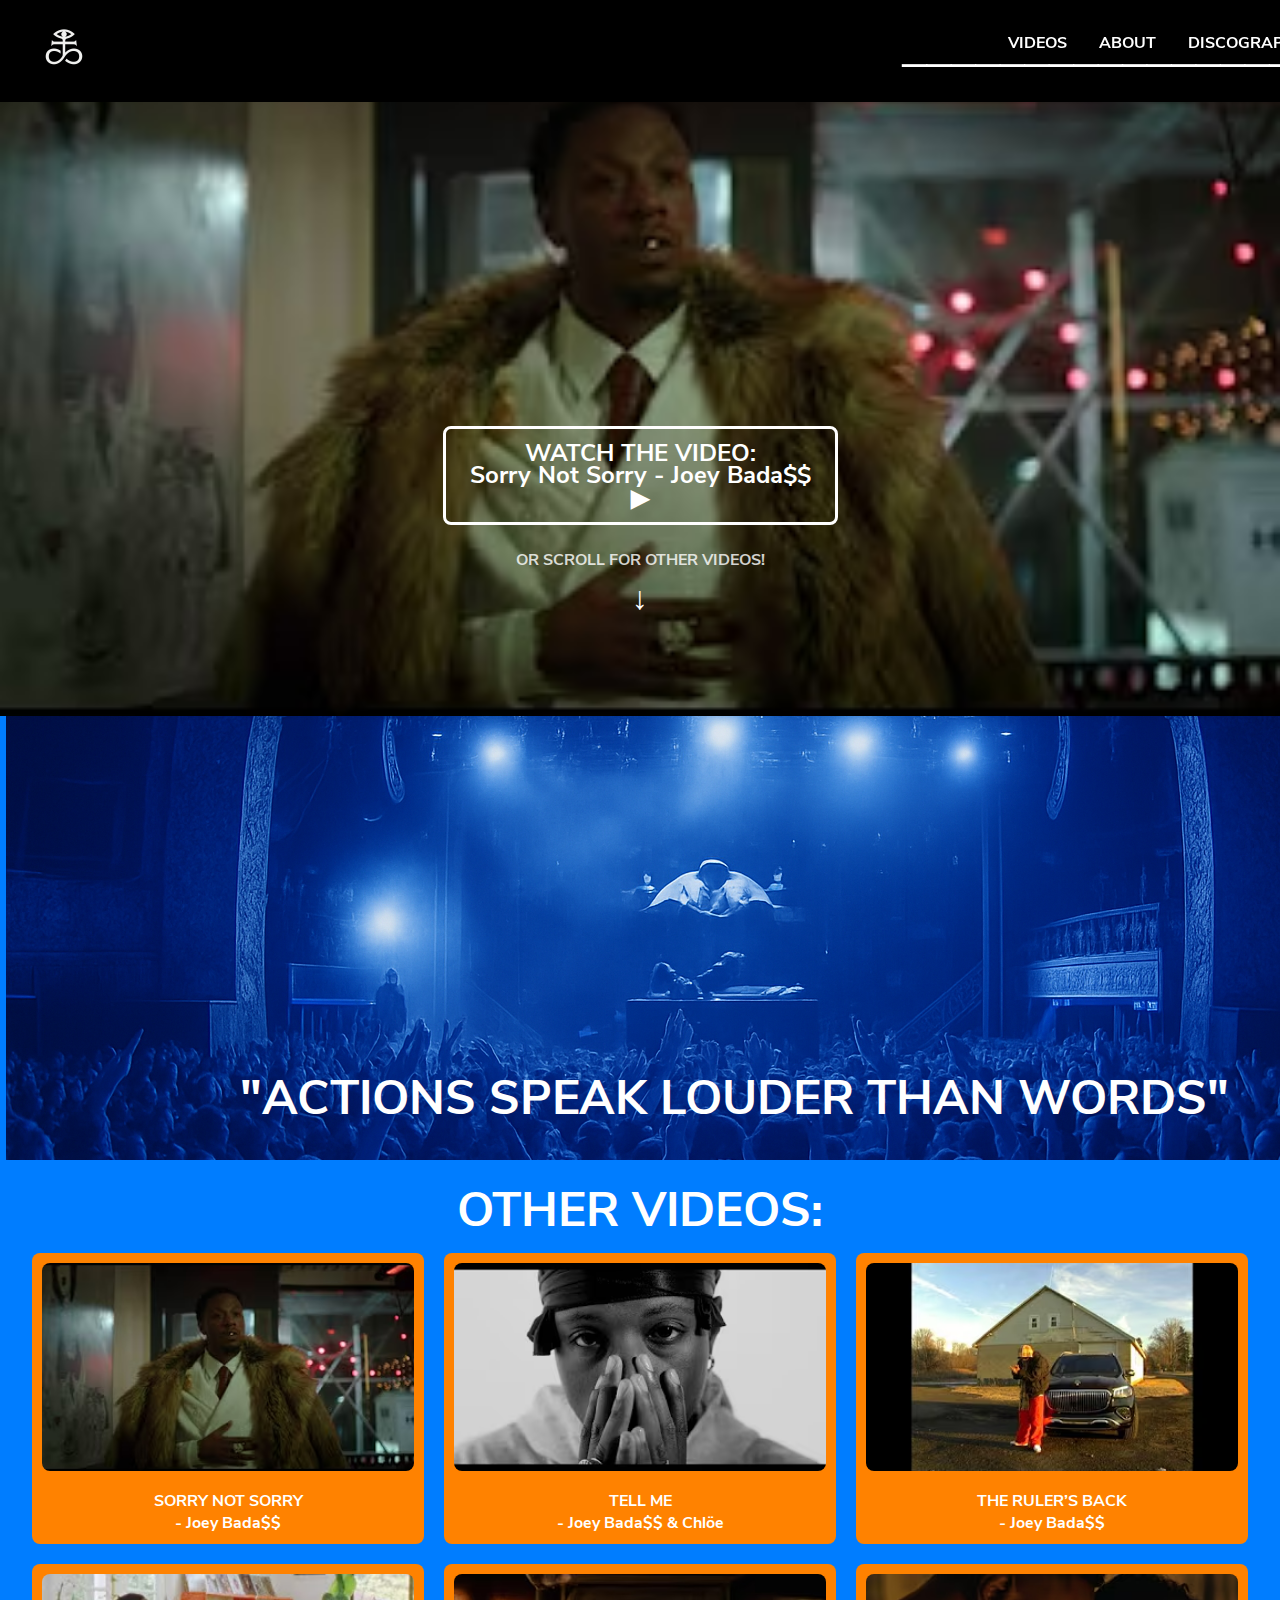
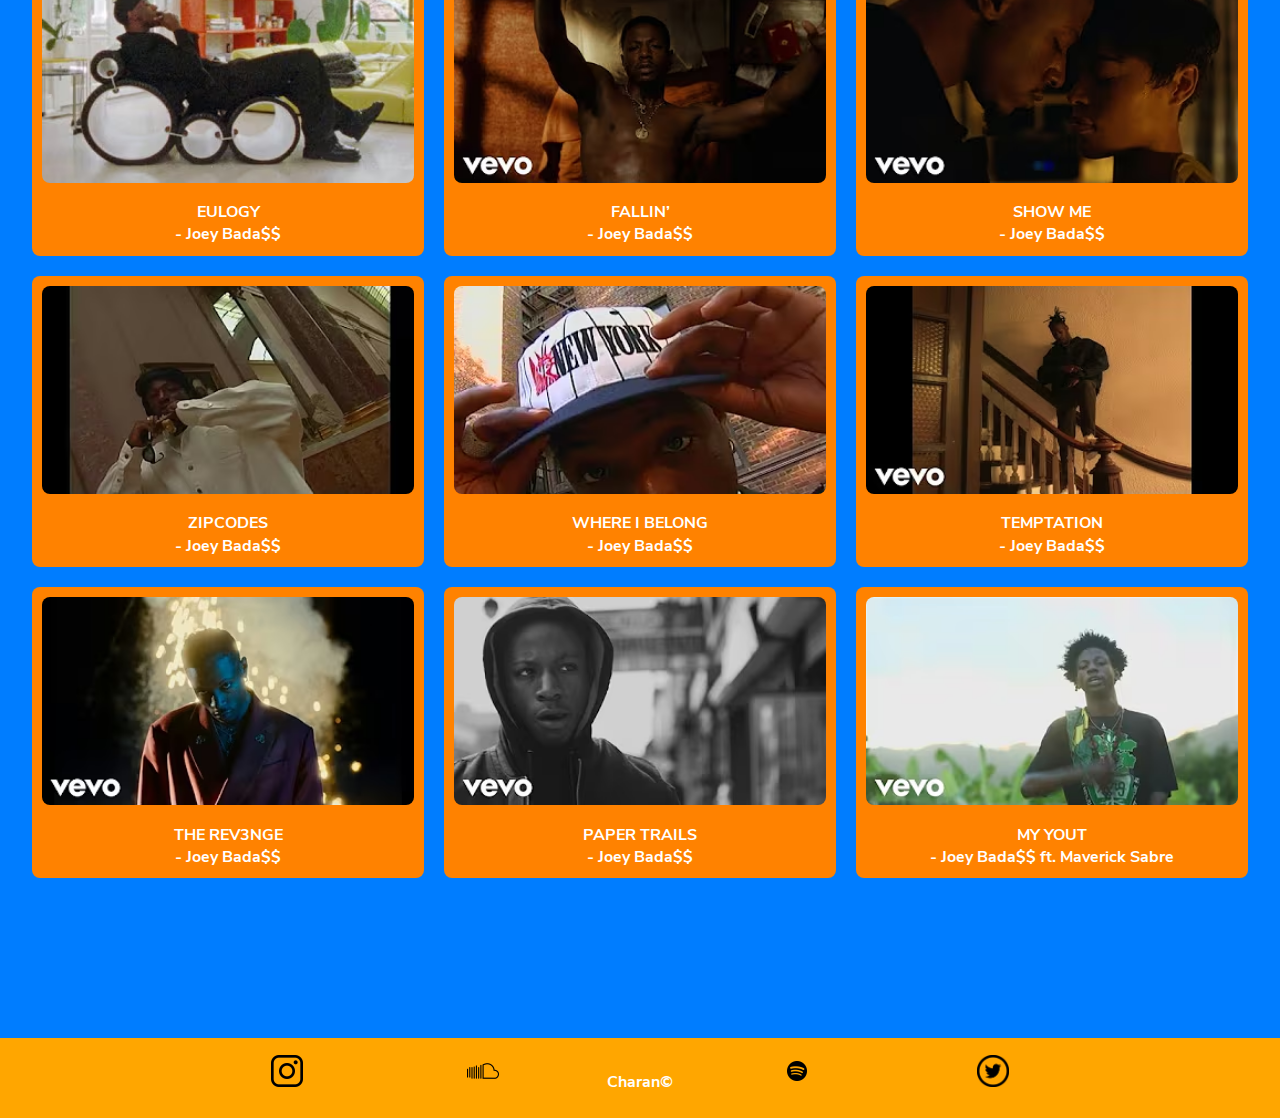
<file: index.html>
<!-- 
Name:Charan Gambhir 
Course: Web Development 10S 
Teacher: Ms. Hoitink 
School: Pembina Trails Collegiate (PTC) 
Date Last Modified:6/12/2025 
--> 
<!DOCTYPE html> 
<html lang="en"> 
<head>
    <meta charset="UTF-8"> 
    <meta name="viewport" content="width=device-width, initial-scale=1.0"> 
    <title>Joeybada$$</title> 

<!--linking for external CSS-->
    <link rel="stylesheet" href="CSS/Styles.CSS"> 
</head> 
<body> 

<!--navbar items-->
<nav> 
    <ul> 
        <!--this is my logo for my navbar, the image was made by: chatgpt.com-->
        <a href="index.html"><img src="images/ChatGPT Image Jun 9, 2025, 08_47_13 PM.png"></a>
        <div id="space"></div> 
        <!--these are the links to my other pages-->
        <li><a href="index.html">VIDEOS</a></li> 
        <li><a href="about.html">ABOUT</a></li>
        <li><a href="discography.html">DISCOGRAPHY</a></li> 
        <li><a href="tour.html">TOURS</a></li> 
        <li><a href="https://www.joeybadass.store/">STORE</a></li>
        <!--this is a line that goes across the navbar, it is just for aesthetics-->
        <p id="line" style="font-family: 'Franklin Gothic Medium', 'Arial Narrow', Arial, sans-serif;">__________________________</p>
    </ul> 
</nav> 

<!--this is the first video that i chose to display-->
    <section tabindex="1" id="gallery"> 
    <img src="images/sorrynotsorry.jpg" alt="A stylish man wearing a luxurious fur coat and crisp white suit walks through a modern, dimly lit urban interior with neon lights and glass panels behind him, exuding confidence and authority." >

    <!--this was made for the overlay that i wanted to put ontop of the video-->
    <div class="overlay"> 
<!--the A tag makes it take you back to the OG video on youtube, this is the link->
 https://www.youtube.com/watch?v=w30H9X86wmg&pp=ygUbam9leSBiYWRhJCQgc29ycnkgbm90IHNvcnJ5, target blank is there so it opens a new tab-->
        <a tabindex="1" href="https://www.youtube.com/watch?v=w30H9X86wmg&pp=ygUbam9leSBiYWRhJCQgc29ycnkgbm90IHNvcnJ5" target="_blank" id="watch-button">
            WATCH THE VIDEO:<br>
            Sorry Not Sorry - Joey Bada$$<br>
            &#9654;
        </a> 
        <!--this is here for further instructions if you wanted to check out the webpage more-->
        <p id="text-overlay">OR SCROLL FOR OTHER VIDEOS!</p> 
        <p id="downarrow">&downarrow;</p>
    </div> 
    </section>

<!--i placed an image here for styling-->
<div id="banner">
<!--the image was made by Chatgpt.com-->
    <img src="images/banner.png" alt="a concert with many many people, including the main artist Joeybada$$ performing on stage. the image shows 4 large stage lights and many people with the crowd."/>
</div>
<!--this quote was used in Joeybada$$'s song "Snakes" by: JoeyBada$$-->
<header><h1 tabindex="1" id="banner-overlay">"ACTIONS SPEAK LOUDER THAN WORDS"</h1></header>

<!--this is the header for the other videos section-->
<header><h1 tabindex="1">OTHER VIDEOS:</h1></header>


<!--this is the section that contains all the other videos that i chose to display-->
<section class="video-gallery"> 

<!--its the same thing all the way down, i use an image and caption to explain what the video is and who its made by,
the a tags take you to a different tab, for my sources i used: 
“Joey Bada$$.” YouTube, www.youtube.com/channel/UCG8R0ZMHBkRzBT1DWK9wT5w. Accessed 9 . Jun. 2025
-->

<!--alt text was made by me but i partially used chatgpt to create the base.-->


<!--original link for image and video here:
Joey Bada$$. “Joey Bada$$ - Sorry Not Sorry (Official Video).” YouTube, 20 Jan. 2025, www.youtube.com/watch?v=w30H9X86wmg. Accessed 12 June 2025.
-->
    <a class="video-link" href="https://www.youtube.com/watch?v=w30H9X86wmg" target="_blank">
    <figure class="video-card"> 
        <img src="images/hqdefault.avif" alt="A stylish man wearing a luxurious fur coat and crisp white suit walks through a modern, dimly lit urban interior with neon lights and glass panels behind him, exuding confidence and authority.">
        <figcaption class="video-title">SORRY NOT SORRY<br>- Joey Bada$$</figcaption> 
    </figure> 
    </a>

<!--original link for image and video here:
Joey Bada$$. “Joey Bada$$ & Chlöe - TELL ME (Official Visualizer).” YouTube, 17 Sept. 2024, www.youtube.com/watch?v=UfZCoPuoCfk. Accessed 12 June 2025.
‌-->
    <a class="video-link" href="https://www.youtube.com/watch?v=UfZCoPuoCfk" target="_blank">
    <figure class="video-card"> 
        <img src="images/hqdefault (2).avif" alt="Close-up in black and white of a young man wearing a durag, holding two hands up to his face praying with intense eyes peering through, conveying a contemplative and emotional tone"> 
        <figcaption class="video-title">TELL ME<br>- Joey Bada$$ & Chlöe</figcaption> 
    </figure> 
    </a>

<!--original link for image and video here:
Joey Bada$$. “Joey Bada$$ - the Ruler’s Back (Official Video).” YouTube, 1 Jan. 2025, www.youtube.com/watch?v=2msMRPdMdWc. Accessed 13 June 2025.
-->
    <a class="video-link" href="https://www.youtube.com/watch?v=2msMRPdMdWc" target="_blank">
    <figure class="video-card"> 
        <img src="images/hqdefault (1).avif" alt="A person in bright red pants and a hoodie stands confidently in front of a black luxury SUV, parked on a rural driveway with a beige house and barren trees in the background, under a golden sunset sky.">
        <figcaption class="video-title">THE RULER’S BACK<br>- Joey Bada$$</figcaption> 
    </figure> 
    </a>

<!--original link for image and video here:
“Joey Bada$$ - Eulogy (Official Video).” Www.youtube.com, www.youtube.com/watch?v=UjTwAg_A-SM.
-->
    <a class="video-link" href="https://www.youtube.com/watch?v=UjTwAg_A-SM" target="_blank">
    <figure class="video-card"> 
        <img src="images/hqdefault (3).avif" alt="A relaxed man reclines on a unique circular modern lounge chair inside a sleek, colorfully designed living space with cactus plants and neatly arranged shelves, looking contemplative with his legs crossed.">
        <figcaption class="video-title">EULOGY<br>- Joey Bada$$</figcaption> 
    </figure> 
    </a>

<!--original link for image and video here:
 JoeyBadassVEVO. “Joey Bada$$ - Fallin’ (Official Video).” YouTube, 6 Apr. 2023, www.youtube.com/watch?v=yGvrSfsAeqM. Accessed 13 June 2025.
-->
    <a class="video-link" href="https://www.youtube.com/watch?v=yGvrSfsAeqM" target="_blank">
    <figure class="video-card"> 
        <img src="images/hqdefault (4).avif" alt="A shirtless man with chains and tattoos raises his hand in a dimly lit bedroom with warm golden lighting, surrounded by cluttered personal items and casting dramatic shadows on the wall." > 
        <figcaption class="video-title">FALLIN’<br>- Joey Bada$$</figcaption> 
    </figure> 
    </a>

<!--original link for image and video here:
JoeyBadassVEVO. “Joey Bada$$ - Show Me (Official Video).” YouTube, 1 Mar. 2023, www.youtube.com/watch?v=_6xNSq4LYqU. Accessed 13 June 2025.
‌-->
    <a class="video-link" href="https://www.youtube.com/watch?v=_6xNSq4LYqU" target="_blank">
    <figure class="video-card"> 
        <img src="images/hqdefault (5).avif" alt="Two young adults share an intense, emotionally charged moment as they lean in close with foreheads touching in a softly lit space, eyes closed in a gesture of deep connection or reconciliation."> 
        <figcaption class="video-title">SHOW ME<br>- Joey Bada$$</figcaption> 
    </figure> 
    </a>

<!--original link for image and video here:
Joey Bada$$. “Joey Bada$$ - Zipcodes (Official Video).” YouTube, 14 July 2022, www.youtube.com/watch?v=Fy3070QgHV0. Accessed 13 June 2025.
-->
    <a class="video-link" href="https://www.youtube.com/watch?v=Fy3070QgHV0" target="_blank">
    <figure class="video-card"> 
        <img src="images/hqdefault (6).avif" alt= "A man dressed in oversized white clothing gestures with one hand in a dim, vintage-style hallway, with arched windows casting warm light through the frame."> 
        <figcaption class="video-title">ZIPCODES<br>- Joey Bada$$</figcaption> 
    </figure> 
    </a>

<!--original link for image and video here:
Joey Bada$$. “Joey Bada$$ - Where I Belong (Official Video).” YouTube, 30 June 2022, www.youtube.com/watch?v=XoZtqXNLcW8. Accessed 13 June 2025.
-->
    <a class="video-link" href="https://www.youtube.com/watch?v=XoZtqXNLcW8" target="_blank">
    <figure class="video-card"> 
        <img src="images/hqdefault (7).avif" alt="Close-up of a man adjusting a white and blue baseball cap that reads ‘NEW YORK’ in block letters, standing in front of a brick building, exuding pride and focus." > 
        <figcaption class="video-title">WHERE I BELONG<br>- Joey Bada$$</figcaption> 
    </figure> 
    </a>

<!--original link for image and video here:
“Joey Bada$$ - Temptation.” Www.youtube.com, www.youtube.com/watch?v=mikkqeCsfIc.
-->
    <a class="video-link" href="https://www.youtube.com/watch?v=mikkqeCsfIc" target="_blank">
    <figure class="video-card"> 
        <img src="images/hqdefault (8).avif" alt="A young man with short, twisted hair leans casually on a staircase railing in a warmly lit hallway, with golden tones casting shadows on the stairs and wall panels behind him." > 
        <figcaption class="video-title">TEMPTATION<br>- Joey Bada$$</figcaption> 
    </figure> 
    </a>

<!--original link for image and video here:
JoeyBadassVEVO. “Joey Bada$$ - the REV3NGE (Official Video).” YouTube, 13 Jan. 2022, www.youtube.com/watch?v=OrNyZ7X87sE. Accessed 13 June 2025.
-->
    <a class="video-link" href="https://www.youtube.com/watch?v=OrNyZ7X87sE" target="_blank">
    <figure class="video-card"> 
        <img src="images/hqdefault (9).avif" alt="A man in a deep red suit stands with his head bowed, surrounded by golden smoke or stage fog, lit dramatically from above, creating a moody and surreal performance atmosphere."> 
        <figcaption class="video-title">THE REV3NGE<br>- Joey Bada$$</figcaption> 
    </figure>
    </a>

<!--original link for image and video here:
JoeyBadassVEVO. “Joey Bada$$ - Paper Trail$.” YouTube, 17 July 2015, www.youtube.com/watch?v=t5Ps8Nw-TWI. Accessed 7 May 2025.
-->
    <a class="video-link" href="https://www.youtube.com/watch?v=t5Ps8Nw-TWI" target="_blank">
    <figure class="video-card"> 
        <img src="images/hqdefault (10).avif" alt="Black-and-white close-up of a man in a hoodie standing in an alleyway, staring intensely at the camera with a serious and determined expression, surrounded by blurred urban scenery."> 
        <figcaption class="video-title">PAPER TRAILS<br>- Joey Bada$$</figcaption> 
    </figure> 
    </a>

<!--original link for image and video here:
JoeyBadassVEVO. “Joey Bada$$ - My Yout Ft. Maverick Sabre.” YouTube, 4 Dec. 2013, www.youtube.com/watch?v=KQ5hLolI7ro. Accessed 13 June 2025.
-->
    <a class="video-link" href="https://www.youtube.com/watch?v=KQ5hLolI7ro" target="_blank">
    <figure class="video-card"> 
        <img src="images/hqdefault (11).avif" alt="A young man stands in front of a field of green crops in natural daylight, wearing a black shirt and holding a leafy plant over his shoulder, suggesting a connection to nature or his roots." > 
        <figcaption class="video-title">MY YOUT<br>- Joey Bada$$ ft. Maverick Sabre</figcaption> 
    </figure> 
    </a>
</section> 

<!--this is my footer-->
<footer>
    <ul>
        <!--this is my footer list items, each logo takes you back to joeybada$$es social media.-->
        <li><a href="https://www.instagram.com/joeybadass/" target="_blank"><img src="images/instagram.png" alt="Black Instagram camera icon with rounded edges and a small circle inside representing the lens"/></a></li>
        <li><a href="https://soundcloud.com/joeyBADASS" target="_blank"><img src="images/soundcloud.jpg" alt="Black cloud shape with 10 horizontal lines on the left side"/></a></li>
        <li><p>Charan&copy;</p></li>
        <li><a href="https://open.spotify.com/artist/2P5sC9cVZDToPxyomzF1UH" target="_blank"><img src="images/spotify.png" alt="Black circle containing three curved horizontal lines, representing sound waves"></a></li>
        <li><a href="https://x.com/joeyBADASS" target="_blank"><img src="images/twitter.jpg" alt="Black silhouette of a bird in mid-flight with wings extended upwards"/></a></li>
    </ul>
</footer>

</body> 
</html>
</file>
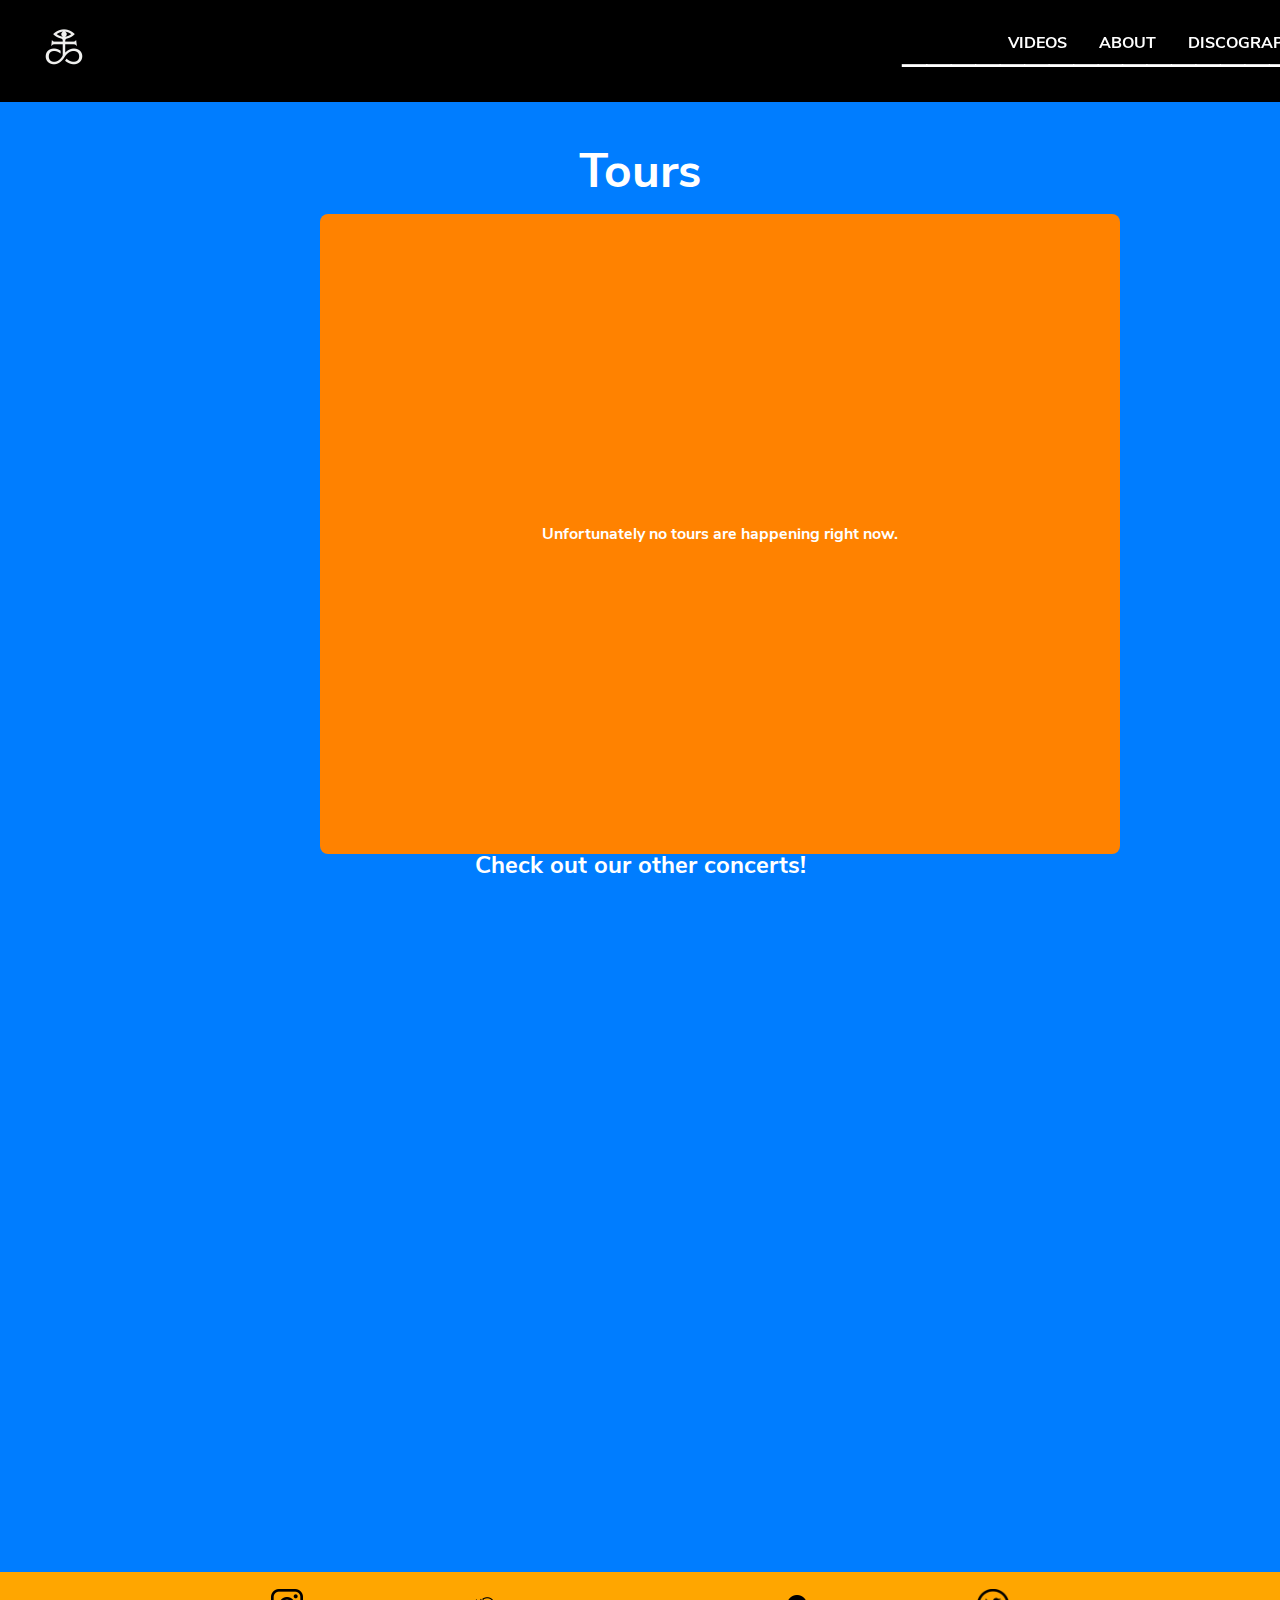
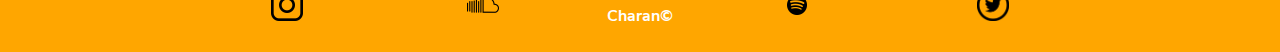
<file: tours.html>
<!DOCTYPE html>
<html lang="en">
<head>
    <meta charset="UTF-8">
    <meta name="viewport" content="width=device-width, initial-scale=1.0">
    <title>tours</title>
    <link rel="stylesheet" href="CSS/Styles.CSS"> 
</head>
<style>
header h1 {
    margin-top: 10rem; /*makes margin top so navbar doesnt go over it*/
    font-size: 3rem;
    margin-bottom: 2rem;
    color: white;
}
#tours {
    width: 50rem;
    height: 40rem;
    background-color: #FF8200;
    border-radius: 0.5rem;
    box-sizing: border-box;
    padding: 1rem;
    display: flex;
    flex-direction: column;
    justify-content: center;
    align-items: center;
    margin-left: 25%;
}

.other-concerts{
    text-align: center;
}
</style>
<body>
<!--this is my navbar-->
<nav> 
    <ul> 
        <!--these are my navbar list items, and logo-->
        <a href="index.html"><img src="images/ChatGPT Image Jun 9, 2025, 08_47_13 PM.png"></a>
        <div id="space"></div> 
        <li><a href="index.html">VIDEOS</a></li> 
        <li><a href="about.html">ABOUT</a></li>
        <li><a href="discography.html">DISCOGRAPHY</a></li> 
        <li><a href="tour.html">TOURS</a></li> 
        <li><a href="https://www.joeybadass.store/">STORE</a></li>
        <p id="line" style="font-family: 'Franklin Gothic Medium', 'Arial Narrow', Arial, sans-serif;">__________________________</p>
    </ul> 
</nav> 

<header>
    <h1>Tours</h1>
</header>

<main>
    <section id="tours">
    <p>Unfortunately no tours are happening right now.</p>
    </section>

    <section class="other-concerts">
    <h2>Check out our other concerts!</h2>
<iframe width="1150" height="529" src="https://www.youtube.com/embed/RbF98vQfbeQ" title="Joey Bada$$ - Love Is Only A Feeling (LIVE, Terminal 5, 7/7/22) (1999-2000 Tour)" frameborder="0" allow="accelerometer; autoplay; clipboard-write; encrypted-media; gyroscope; picture-in-picture; web-share" referrerpolicy="strict-origin-when-cross-origin" allowfullscreen></iframe>
    </section>
</main

<!--this is my footer-->
<footer>
    <ul>
        <!--this is my footer list items, each logo takes you back to joeybada$$es social media.-->
        <li><a href="https://www.instagram.com/joeybadass/" target="_blank"><img src="images/instagram.png" alt="Black Instagram camera icon with rounded edges and a small circle inside representing the lens"/></a></li>
        <li><a href="https://soundcloud.com/joeyBADASS" target="_blank"><img src="images/soundcloud.jpg" alt="Black cloud shape with 10 horizontal lines on the left side"/></a></li>
        <li><p>Charan&copy;</p></li>
        <li><a href="https://open.spotify.com/artist/2P5sC9cVZDToPxyomzF1UH" target="_blank"><img src="images/spotify.png" alt="Black circle containing three curved horizontal lines, representing sound waves"></a></li>
        <li><a href="https://x.com/joeyBADASS" target="_blank"><img src="images/twitter.jpg" alt="Black silhouette of a bird in mid-flight with wings extended upwards"/></a></li>
    </ul>
</footer>
</body>
</html>
</file>
<file: CSS/Styles.CSS>
/* for the colour scheme of my website I decided to go with a complementary tone again, although this time im using vastly different colours,
orange and blue.

for my first colour i decided to use #007DFF or a sky blue. I chose this because I think the color looks really nice and just like
JoeyBada$$ music, the sky is infinite, just like the amount of things he covers in his songs. blue can also represent inspiration, and an artist like him has definitely inspired many people to,
be better, and do better.

for my secondary colour i decided to use #FF8200 or a bright orange, i decided to use this color because first of all its apart of my color scheme,
but also the fact of what it represents, energy. Joeys songs just match this colour perfectly as they are always filled with so much energy and truthfullness.

for my contrast colour i decided to use a darker version of my sky blue, #002e5f or ocean blue, can go really well with my website and kind of "pop-out" some of my content,
since i have such light colours all around, having a dark colour like this to contrast will work wonderfully.

for my 2 shades i just went with white and black, white just to go well on its own, and black to fit the contrast for my website
*/


@font-face {
    font-family: 'Nutino-sans bold'; /*how to add external fonts*/
    src: url('/fonts/nunito-sans.bold.ttf') format('truetype');
}

* {
    margin: 0; /*margin set for all elements*/
    padding: 0; /*padding set for all elements*/
    box-sizing: border-box; /*box-sizing set for all elements*/
    font-family: nutino-sans bold, sans-serif; /*font set for all elements*/
    color: white; /*turns all text white*/
    line-height: 1.4rem; /*line height set for all, typography rules*/
}

body {
    width: 100%; /*makes it so body takes up whole screen*/
    height: 100%;
    background-color: #007DFF; /*color for websites background*/
    position: relative; 
}

/* Navbar */
nav {
    z-index: 101; /* z index makes it so it appears over everything*/
    width: 100%; /*makes it so nav takes up whole screen width*/
    padding: 1rem 2rem; /*padding for nav*/
    display: flex; /*turns to flex display*/
    align-items: center; /*aligns items in nav to center*/
    justify-content: space-between; /*spaces out items in nav*/
    background-color: rgba(0, 0, 0, 0.4); /*since i wanted to have my navbar transparent but didnt want anything else within it transparent i used this*/
    position: fixed; /*makes it so nav stays at top*/
    top: 0; /*makes it so nav stays at top*/
    left: 0;
    -webkit-transition: background-color 0.3s ease;
    -moz-transition: background-color 0.3s ease;
    -ms-transition: background-color 0.3s ease;
    -o-transition: background-color 0.3s ease;
    transition: background-color 0.3s ease; /*transition for background color, if you hover over it, turns solid*/
}

nav:hover {
    background-color: rgba(0, 0, 0, 1); 
}

#space{
    width: 55rem; /*space between logo and nav items*/
}

nav img {
    width: 4rem; /*logo size*/
}

nav ul {
    display: flex;
    list-style: none; /*removes bullet points from list*/
}

nav ul li {
    margin-left: 2rem; /*margin between nav items for more spacing*/
}

/*i only started doing my code like this where i address multiple elements because of my logos hitbox acting up, 
by doing it this way my logos hitbox acts fine now, but before it looked the same but yet was too big.*/
nav ul li a {
    display: inline-block;
    color: white; /*color for nav items text*/
    text-decoration: none; /*removes underline from nav items*/
    font-size: 1rem; /*font size for nav items*/
    font-weight: bold; /*makes nav items bold*/
    margin-top: 1rem;
    -webkit-transition: color 0.3s ease, box-shadow 0.7s ease;
    -moz-transition: color 0.3s ease, box-shadow 0.7s ease;
    -ms-transition: color 0.3s ease, box-shadow 0.7s ease;
    -o-transition: color 0.3s ease, box-shadow 0.7s ease;
    transition: color 0.3s ease, box-shadow 0.7s ease; /*transition for color and box-shadow on hover*/
}

nav li :hover {
    color: #FF8200;
    -webkit-box-shadow: #FF8200 0rem 0.15rem;
    -moz-box-shadow: #FF8200 0rem 0.15rem;
    -ms-box-shadow: #FF8200 0rem 0.15rem;
    -o-box-shadow: #FF8200 0rem 0.15rem;
    box-shadow: #FF8200 0rem 0.15rem; /*adds underline*/
}

#line{
    -webkit-transform: translateX(-90%);
    -moz-transform: translateX(-90%);
    -ms-transform: translateX(-90%);
    -o-transform: translateX(-90%);
    transform: translateX(-90%); /*styling for the white line in my nav to fit under my elements*/
    pointer-events: none; /*makes it so you cant click or interact the line*/
    font-size: 2.75rem; /*font size for the line*/
    margin-top: 1rem;
}

#gallery {
    position: relative; /*makes it so the gallery is relative to the page*/
    width: 100%;
    margin: 0; /*removes default margin*/
}

#gallery img {
    width: 100%;
    display: block; /*makes it so the image takes up the whole width of the gallery*/
}

.overlay {
    margin-top: 10rem; /*margin for the overlay to appear below the navbar and ontop of the display*/
    position: absolute; 
    top: 0;
    left: 0;
    width: 100%;
    height: 100%;
    display: flex; /*so i can use flexbox*/
    flex-direction: column; /*stack items vertically*/
    justify-content: center; /*center items vertically*/
    align-items: center; /*center items horizontally*/
    color: #fff; 
    padding: 2rem; /*padding for overlay*/
    text-align: center; /*center text in overlay*/
    z-index: 10; /*makes it so overlay appears above my picture*/
}

#watch-button {
    font-size: 1.5rem; /*font size for watch button*/
    font-weight: bold; 
    text-decoration: none; /*removes underline from watch button*/
    color: rgb(255, 255, 255);
    padding: 0.8rem 1.5rem; /*padding for watch button*/
    margin-bottom: 1rem; /*margin for watch button*/
    border: white 0.2rem solid; /*border for watch button*/
    border-radius: 0.5rem; /*rounded corners for watch button*/
    -webkit-transition: background 0.3s ease;
    -moz-transition: background 0.3s ease;
    -ms-transition: background 0.3s ease;
    -o-transition: background 0.3s ease;
    transition: background 0.3s ease; /*transition for background color change on hover*/
}

#watch-button:hover {
    background-color: rgb(255, 255, 255);
    color: #007DFF; /*changes color to black when hovered*/
}

#text-overlay {
    font-size: 1rem; /*font size for text overlay*/
    margin-top: 0.5rem; /*margin for text overlay*/
    opacity: 0.8; /*makes text overlay slightly transparent*/
}

#downarrow {
    font-size: 2rem;
    margin-top: 1rem;
    -webkit-animation: bounce 1.5s infinite;
    -moz-animation: bounce 1.5s infinite;
    -ms-animation: bounce 1.5s infinite;
    -o-animation: bounce 1.5s infinite;
    animation: bounce 1.5s infinite; /*bounces the down arrow*/
}

@-webkit-keyframes bounce {
    0%, 100% {
        -webkit-transform: translateY(0);
        transform: translateY(0);
    }
    50% {
        -webkit-transform: translateY(8%);
        transform: translateY(8%);
    }
}

@-moz-keyframes bounce {
    0%, 100% {
        -moz-transform: translateY(0);
        transform: translateY(0);
    }
    50% {
        -moz-transform: translateY(8%);
        transform: translateY(8%);
    }
}

@-ms-keyframes bounce {
    0%, 100% {
        -ms-transform: translateY(0);
        transform: translateY(0);
    }
    50% {
        -ms-transform: translateY(8%);
        transform: translateY(8%);
    }
}

@-o-keyframes bounce {
    0%, 100% {
        -o-transform: translateY(0);
        transform: translateY(0);
    }
    50% {
        -o-transform: translateY(8%);
        transform: translateY(8%);
    }
}

@keyframes bounce {
    0%, 100% {
        -webkit-transform: translateY(0);
        -moz-transform: translateY(0);
        -ms-transform: translateY(0);
        -o-transform: translateY(0);
        transform: translateY(0);
    }
    50% {
        -webkit-transform: translateY(8%);
        -moz-transform: translateY(8%);
        -ms-transform: translateY(8%);
        -o-transform: translateY(8%);
        transform: translateY(8%);
    }
}

#banner {
    position: relative; /*so i can use z index*/
    display: block; /*makes it so the banner is a block element*/
    width: 100%; /*makes it so the banner takes up the whole width of the screen*/
    margin-left: 0.5%; /*centers banner*/
    z-index: 1;
}

#banner-overlay{
    position: absolute; 
    margin-left: 15rem; /*centers the overlay text*/
    text-align: center; /*centers text in overlay*/
    font-size: 3rem; /*font size*/
    -webkit-transform: translateY(-500%);
    -moz-transform: translateY(-500%);
    -ms-transform: translateY(-500%);
    -o-transform: translateY(-500%);
    transform: translateY(-500%); /*moves the overlay text up ontop of the banner*/
    z-index: 2; /*so it appears ontop of the banner*/
}

h1{
    text-align: center; /*centers the h1 text*/
    font-size: 3rem; /*font size*/
    margin-top: 2rem; /*margins*/
    margin-bottom: 2rem;
    color: white; /*text color*/
}

.video-gallery { 
    display: grid; /*so i can use grid*/
    grid-template-columns: repeat(3, 1fr); /*3 columns of equal width*/
    gap: 1.25rem; /*how big of a gap between each video*/
    margin-left: 2.5%; /*centers the video gallery*/
    right: 0;
    width: 95%; /* adds null space around*/
} 

.video-card { 
    background-color: #FF8200; 
    padding: 0.625rem; /*adds padding*/
    border-radius: 0.5rem; /*rounded corners*/
    text-align: center; /*centers text*/
    -webkit-transition: background-color 0.3s ease;
    -moz-transition: background-color 0.3s ease;
    -ms-transition: background-color 0.3s ease;
    -o-transition: background-color 0.3s ease;
    transition: background-color 0.3s ease; /*transition for background color change on hover*/
    margin: 0; 
} 

a{
    text-decoration: none; /*removes underline from links*/
    color: rgb(255, 255, 255); /*text color for links*/
}

.video-card:hover { 
    background-color: #002e5f; /*changes background color on hover*/
} 

figure img { 
    width: 100%; /*makes it so the image takes up whole space*/
    height: auto; /*will keep the aspect ratio of the image*/
    border-radius: 0.5rem; /*rounded corners for images*/
} 

figcaption { 
    margin-top: 0.75rem; /*margin for caption*/
    font-size: 1rem; /*font size for caption*/
    line-height: 1.4rem; /*line height for caption*/
} 

footer {
    position: relative;
    margin-top: 10rem; /*margin for footer to appear below everything else*/
    width: 100%; /*makes it so footer takes up whole width of screen*/
    height: 5rem; /*height for footer*/
    color: white; /*text color for footer*/
    display: flex; /*so i can use flexbox*/
    justify-content: center; /*centers items in footer*/
    align-items: center; /*centers items*/
    font-size: 1rem; /*font size for footer*/
    background-color: rgba(255, 166, 0, 1); /*background color for footer*/
}
footer li{
    list-style: none; /*removes bullet points from footer list*/
    display: inline-block; /*makes it so the list items are inline*/
    margin: 0 1rem; /*margin for spacing between list items*/
}
footer p {
    margin: 0; /*removes default margin from paragraph*/
    padding: 0.5rem; /*padding for paragraph*/
    text-align: center; /*centers text in paragraph*/
}
footer a {
    color: white; /*text color for links in footer*/
    text-decoration: none; /*removes underline from links in footer*/
    font-weight: bold;
}

footer img {
    width: 2rem; /*logo size for footer*/
    margin-left: 4rem;
    margin-right: 4rem; /*adds spacing between symbols*/
}

.content-wrapper {
    margin-top: 2rem; /*margin for content wrapper to appear below navbar*/
    display: flex;
    gap: 2rem; /*spacing between content boxes*/
    padding: 2rem; 
}

/*since all of these follow the same styling i did it like this*/
#image-box,
#story-box,
#albumn-box {
    width: 50rem; /*width for content boxes*/
    height: 40rem; /*height for content boxes*/
    box-sizing: border-box; 
    background-color: #FF8200; /*background color for content boxes*/
    overflow: hidden; /*hides any overflow */
    font-size: 3rem;
    color: black;
}

#image-box img {
    width: 100%; /*makes it so the image takes up the whole width of the box*/
    height: 100%; 
    object-fit: cover; /*makes it so the image covers the whole box without stretching*/
}

/*same styling*/
#story-box,
#albumn-box {
    padding: 1rem; /*padding for content boxes*/
    text-align: left; /*makes it look like a written piece*/
    line-height: 1.5; /*line height for content boxes*/
}

.buttons {
    display: flex; /*so i can use flexbox*/
    justify-content: center; /*centers buttons*/
    gap: 1.5rem; /*spacing between buttons*/
    margin-top: 2rem; /*margin for buttons to appear below content*/
}

button {
    padding: 0.8rem 1.5rem; /*padding for buttons*/
    background-color: #FF8200; /*background color for buttons*/
    color: white; /*text color for buttons*/
    border: none; /*removes border from buttons*/
    border-radius: 999px; /*rounded corners for buttons*/
    font-size: 1rem; /*font size for buttons*/
    cursor: pointer;
}
</file>
